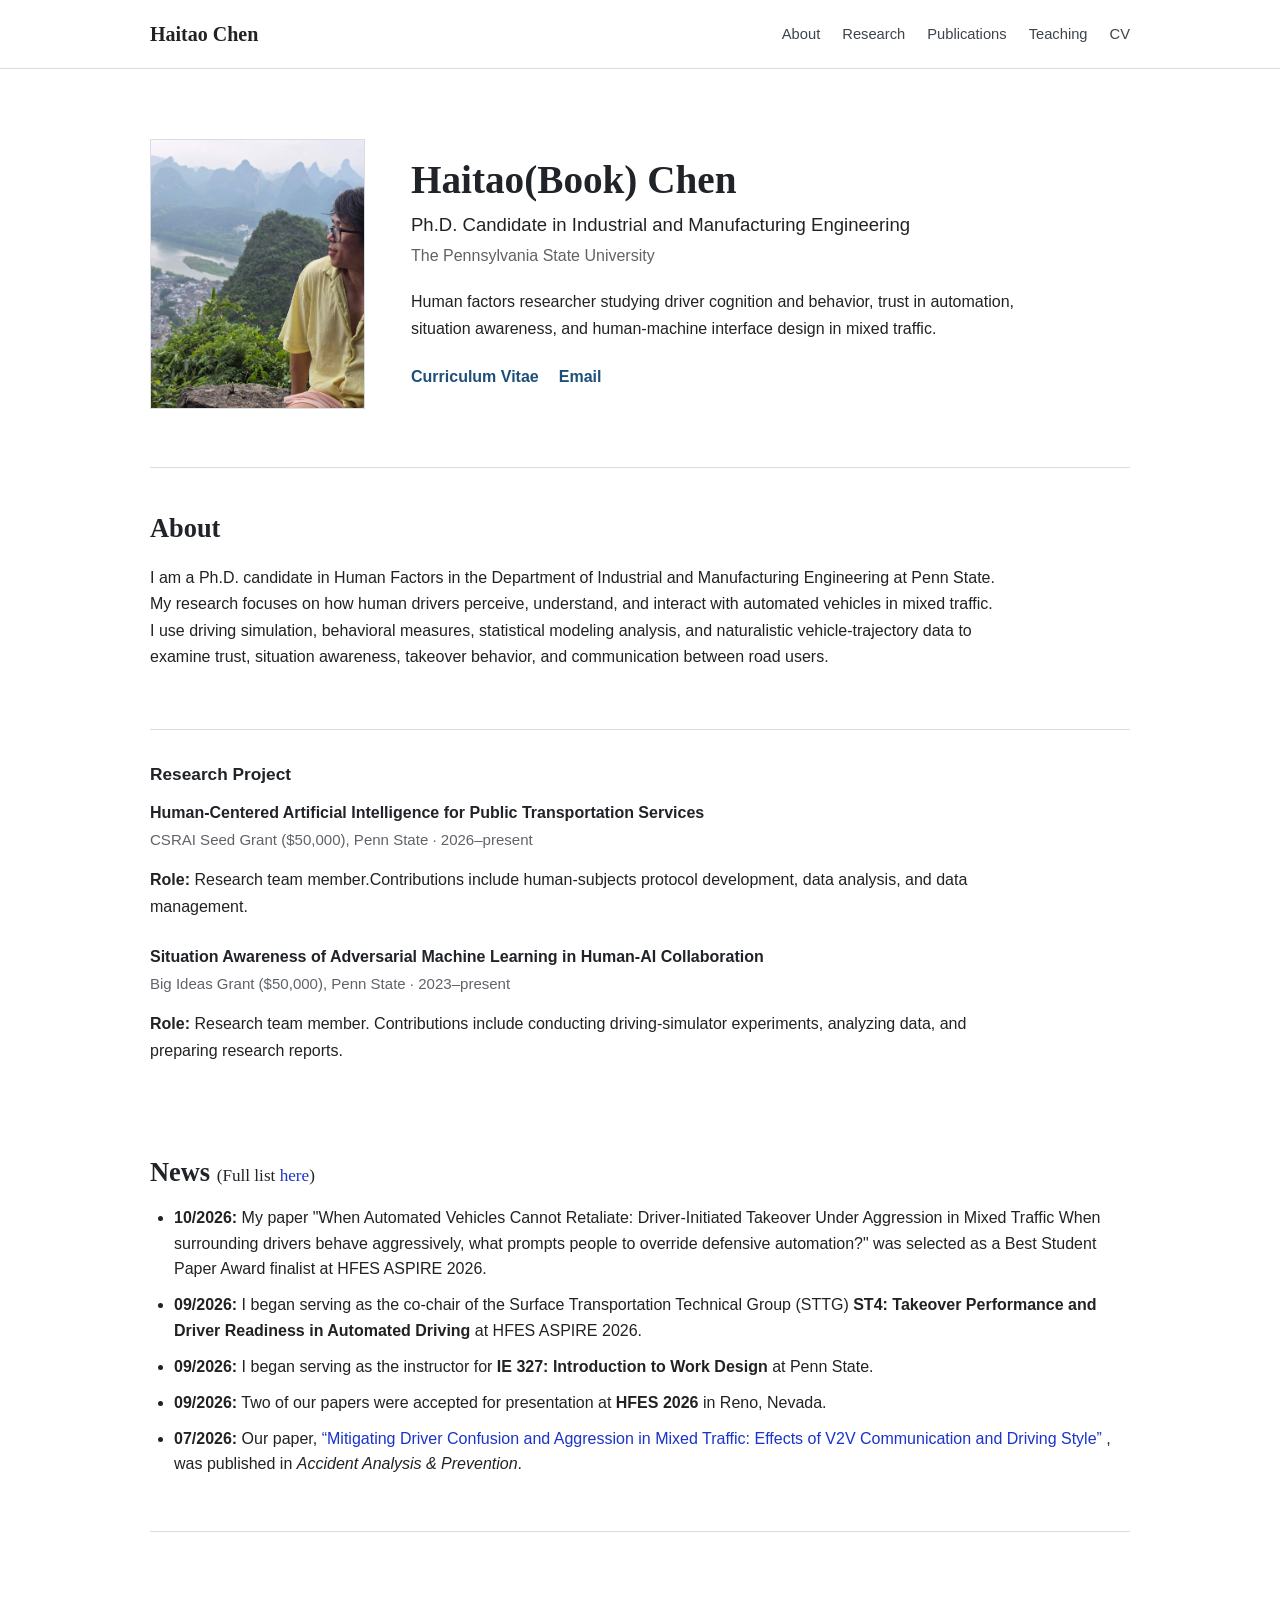
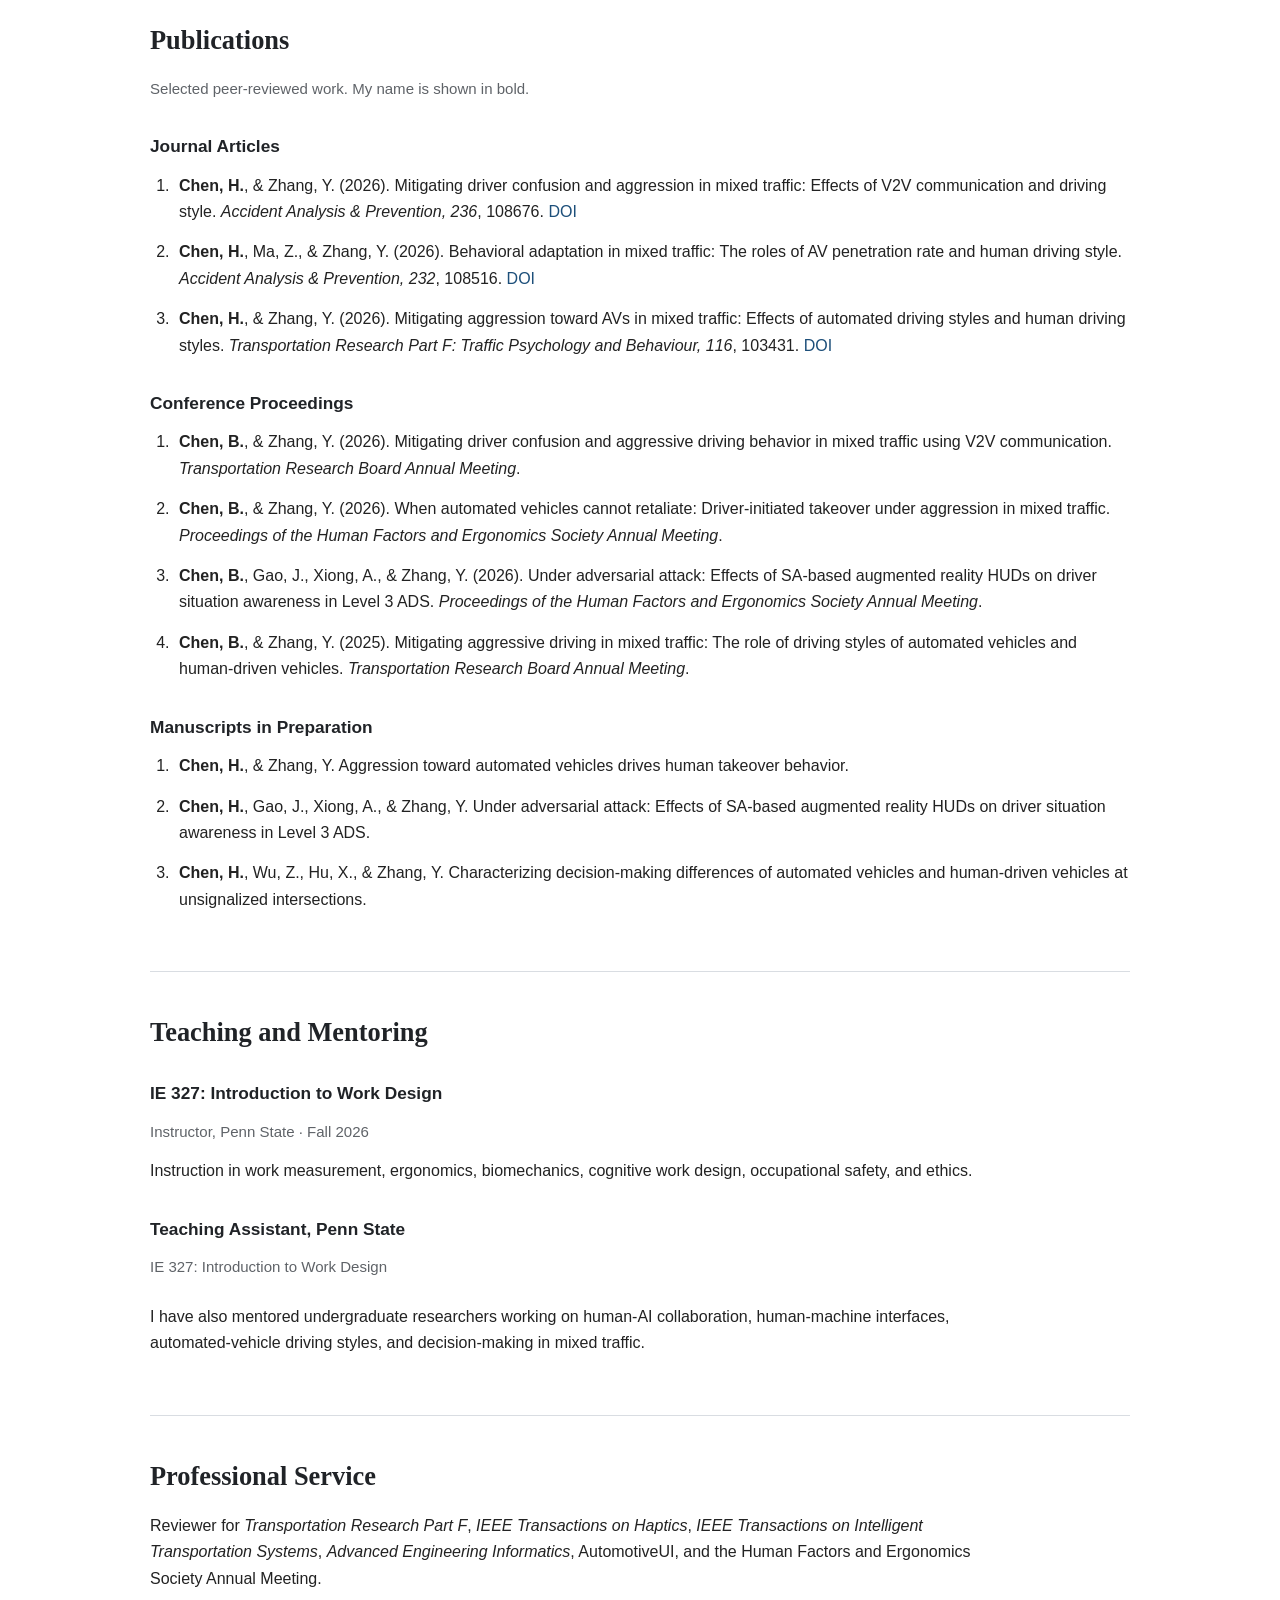
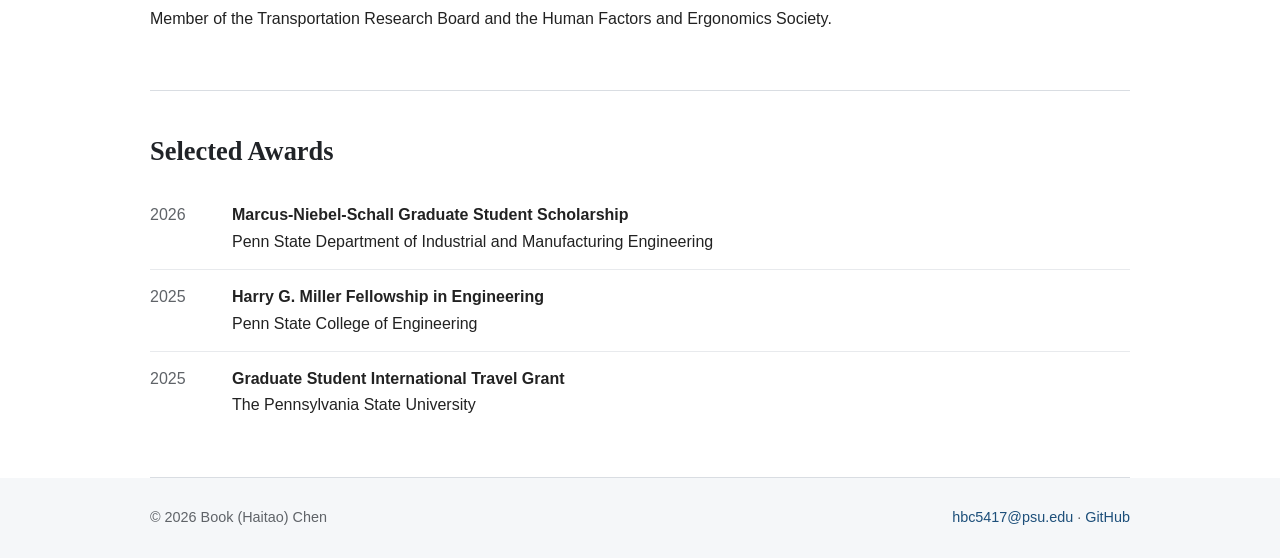
<file: index.html>
<!doctype html>
<html lang="en">
<head>
  <meta charset="utf-8">
  <meta name="viewport" content="width=device-width, initial-scale=1">
  <meta name="description" content="Haitao (Book) Chen is a Ph.D. candidate in Industrial and Manufacturing Engineering at Penn State, specializing in human factors and human-automation interaction.">
  <title>Haitao(Book) Chen | Penn State</title>
  <link rel="stylesheet" href="styles.css">
</head>
<body>
  <header class="site-header">
    <div class="container header-inner">
      <a class="site-name" href="#home">Haitao Chen</a>
      <nav aria-label="Primary navigation">
        <a href="#about">About</a>
        <a href="portfolio.html">Research</a>
        <a href="#publications">Publications</a>
        <a href="#teaching">Teaching</a>
        <a href="assets/Haitao_Book_Chen_CV.pdf">CV</a>
      </nav>
    </div>
  </header>

  <main class="container" id="home">
    <section class="profile" aria-labelledby="profile-name">
      <img class="headshot" src="assets/book-chen-headshot.jpg" alt="Professional headshot of Book Chen">
      <div class="profile-copy">
        <h1 id="profile-name">Haitao(Book) Chen</h1>
        <p class="position">Ph.D. Candidate in Industrial and Manufacturing Engineering</p>
        <p class="institution">The Pennsylvania State University</p>
        <p class="summary">Human factors researcher studying driver cognition and behavior, trust in automation, situation awareness, and human-machine interface design in mixed traffic.</p>
        <div class="profile-links">
  <a href="assets/Haitao_Book_Chen_CV.pdf">Curriculum Vitae</a>
  <a href="mailto:hbc5417@psu.edu">Email</a>
</div>
      </div>
    </section>

    <section id="about">
      <h2>About</h2>
      <p>I am a Ph.D. candidate in Human Factors in the Department of Industrial and Manufacturing Engineering at Penn State. My research focuses on how human drivers perceive, understand, and interact with automated vehicles in mixed traffic. I use driving simulation, behavioral measures, statistical modeling analysis, and naturalistic vehicle-trajectory data to examine trust, situation awareness, takeover behavior, and communication between road users.</p>
    </section>

    
      <h3>Research Project</h3>
      <div class="item">
        <h4>Human-Centered Artificial Intelligence for Public Transportation Services</h4>
        <p class="meta">CSRAI Seed Grant ($50,000), Penn State · 2026–present</p>
        <p><strong>Role:</strong> Research team member.Contributions include human-subjects protocol development, data analysis, and data management.</p>
      </div>
      <div class="item">
        <h4>Situation Awareness of Adversarial Machine Learning in Human-AI Collaboration</h4>
        <p class="meta"> Big Ideas Grant ($50,000), Penn State · 2023–present</p>
        <p><strong>Role:</strong> Research team member. Contributions include conducting driving-simulator experiments, analyzing data, and preparing research reports.</p>
      </div>
      
</section>
<section id="news" class="news-section">
  <h2>
    News
    <span class="news-link">
      (Full list <a href="news.html">here</a>)
    </span>
  </h2>

  <ul class="news-list">
    <li>
        <span class="news-date">10/2026:</span>
        My paper "When Automated Vehicles Cannot Retaliate: Driver-Initiated Takeover Under Aggression in Mixed Traffic
When surrounding drivers behave aggressively, what prompts people to override defensive automation?"  was selected as a Best Student Paper Award finalist at HFES ASPIRE 2026.
      </li>   
    <li>
        <span class="news-date">09/2026:</span>
        I began serving as the co-chair of the Surface Transportation Technical Group (STTG)
        <strong>ST4: Takeover Performance and Driver Readiness in Automated Driving</strong> at HFES ASPIRE 2026.
      </li>
    
    <li>
        <span class="news-date">09/2026:</span>
        I began serving as the instructor for
        <strong>IE 327: Introduction to Work Design</strong> at Penn State.
      </li>

      <li>
        <span class="news-date">09/2026:</span>
        Two of our papers were accepted for presentation at
        <strong>HFES 2026</strong> in Reno, Nevada.
      </li>

      <li>
        <span class="news-date">07/2026:</span>
        Our paper,
        <a
          href="https://doi.org/10.1016/j.aap.2026.108676"
          target="_blank"
          rel="noopener noreferrer"
        >
          “Mitigating Driver Confusion and Aggression in Mixed Traffic:
          Effects of V2V Communication and Driving Style”
        </a>,
        was published in <em>Accident Analysis &amp; Prevention</em>.
      </li>

  </ul>
</section>
    <section id="publications">
      <h2>Publications</h2>
      <p class="section-note">Selected peer-reviewed work. My name is shown in bold.</p>

      <h3>Journal Articles</h3>
      <ol class="publication-list">
        <li><strong>Chen, H.</strong>, &amp; Zhang, Y. (2026). Mitigating driver confusion and aggression in mixed traffic: Effects of V2V communication and driving style. <em>Accident Analysis &amp; Prevention, 236</em>, 108676. <a href="https://doi.org/10.1016/j.aap.2026.108676">DOI</a></li>
        <li><strong>Chen, H.</strong>, Ma, Z., &amp; Zhang, Y. (2026). Behavioral adaptation in mixed traffic: The roles of AV penetration rate and human driving style. <em>Accident Analysis &amp; Prevention, 232</em>, 108516. <a href="https://doi.org/10.1016/j.aap.2026.108516">DOI</a></li>
        <li><strong>Chen, H.</strong>, &amp; Zhang, Y. (2026). Mitigating aggression toward AVs in mixed traffic: Effects of automated driving styles and human driving styles. <em>Transportation Research Part F: Traffic Psychology and Behaviour, 116</em>, 103431. <a href="https://doi.org/10.1016/j.trf.2025.103431">DOI</a></li>
      </ol>

      <h3>Conference Proceedings</h3>
      <ol class="publication-list">
        <li><strong>Chen, B.</strong>, &amp; Zhang, Y. (2026). Mitigating driver confusion and aggressive driving behavior in mixed traffic using V2V communication. <em>Transportation Research Board Annual Meeting</em>.</li>
        <li><strong>Chen, B.</strong>, &amp; Zhang, Y. (2026). When automated vehicles cannot retaliate: Driver-initiated takeover under aggression in mixed traffic. <em>Proceedings of the Human Factors and Ergonomics Society Annual Meeting</em>.</li>
        <li><strong>Chen, B.</strong>, Gao, J., Xiong, A., &amp; Zhang, Y. (2026). Under adversarial attack: Effects of SA-based augmented reality HUDs on driver situation awareness in Level 3 ADS. <em>Proceedings of the Human Factors and Ergonomics Society Annual Meeting</em>.</li>
        <li><strong>Chen, B.</strong>, &amp; Zhang, Y. (2025). Mitigating aggressive driving in mixed traffic: The role of driving styles of automated vehicles and human-driven vehicles. <em>Transportation Research Board Annual Meeting</em>.</li>
      </ol>

      <h3>Manuscripts in Preparation</h3>
      <ol class="publication-list">
        <li><strong>Chen, H.</strong>, &amp; Zhang, Y. Aggression toward automated vehicles drives human takeover behavior.</li>
        <li><strong>Chen, H.</strong>, Gao, J., Xiong, A., &amp; Zhang, Y. Under adversarial attack: Effects of SA-based augmented reality HUDs on driver situation awareness in Level 3 ADS.</li>
        <li><strong>Chen, H.</strong>, Wu, Z., Hu, X., &amp; Zhang, Y. Characterizing decision-making differences of automated vehicles and human-driven vehicles at unsignalized intersections.</li>
      </ol>
    </section>

    <section id="teaching">
      <h2>Teaching and Mentoring</h2>
      <div class="item">
        <h3>IE 327: Introduction to Work Design</h3>
        <p class="meta">Instructor, Penn State · Fall 2026</p>
        <p>Instruction in work measurement, ergonomics, biomechanics, cognitive work design, occupational safety, and ethics.</p>
      </div>
      <div class="item">
        <h3>Teaching Assistant, Penn State</h3>
        <p class="meta">IE 327: Introduction to Work Design</p>
      </div>
      <p>I have also mentored undergraduate researchers working on human-AI collaboration, human-machine interfaces, automated-vehicle driving styles, and decision-making in mixed traffic.</p>
    </section>

    <section id="service">
      <h2>Professional Service</h2>
      <p>Reviewer for <em>Transportation Research Part F</em>, <em>IEEE Transactions on Haptics</em>, <em>IEEE Transactions on Intelligent Transportation Systems</em>, <em>Advanced Engineering Informatics</em>, AutomotiveUI, and the Human Factors and Ergonomics Society Annual Meeting.</p>
      <p>Member of the Transportation Research Board and the Human Factors and Ergonomics Society.</p>
    </section>

    <section id="awards">
      <h2>Selected Awards</h2>
      <ul class="award-list">
        <li><span>2026</span><div><strong>Marcus-Niebel-Schall Graduate Student Scholarship</strong><br>Penn State Department of Industrial and Manufacturing Engineering</div></li>
        <li><span>2025</span><div><strong>Harry G. Miller Fellowship in Engineering</strong><br>Penn State College of Engineering</div></li>
        <li><span>2025</span><div><strong>Graduate Student International Travel Grant</strong><br>The Pennsylvania State University</div></li>
      </ul>
    </section>
  </main>

  <footer>
    <div class="container footer-inner">
      <span>© 2026 Book (Haitao) Chen</span>
      <span><a href="mailto:hbc5417@psu.edu">hbc5417@psu.edu</a> · <a href="https://github.com/HaitaoChen-star">GitHub</a></span>
    </div>
  </footer>
</body>
</html>
</file>
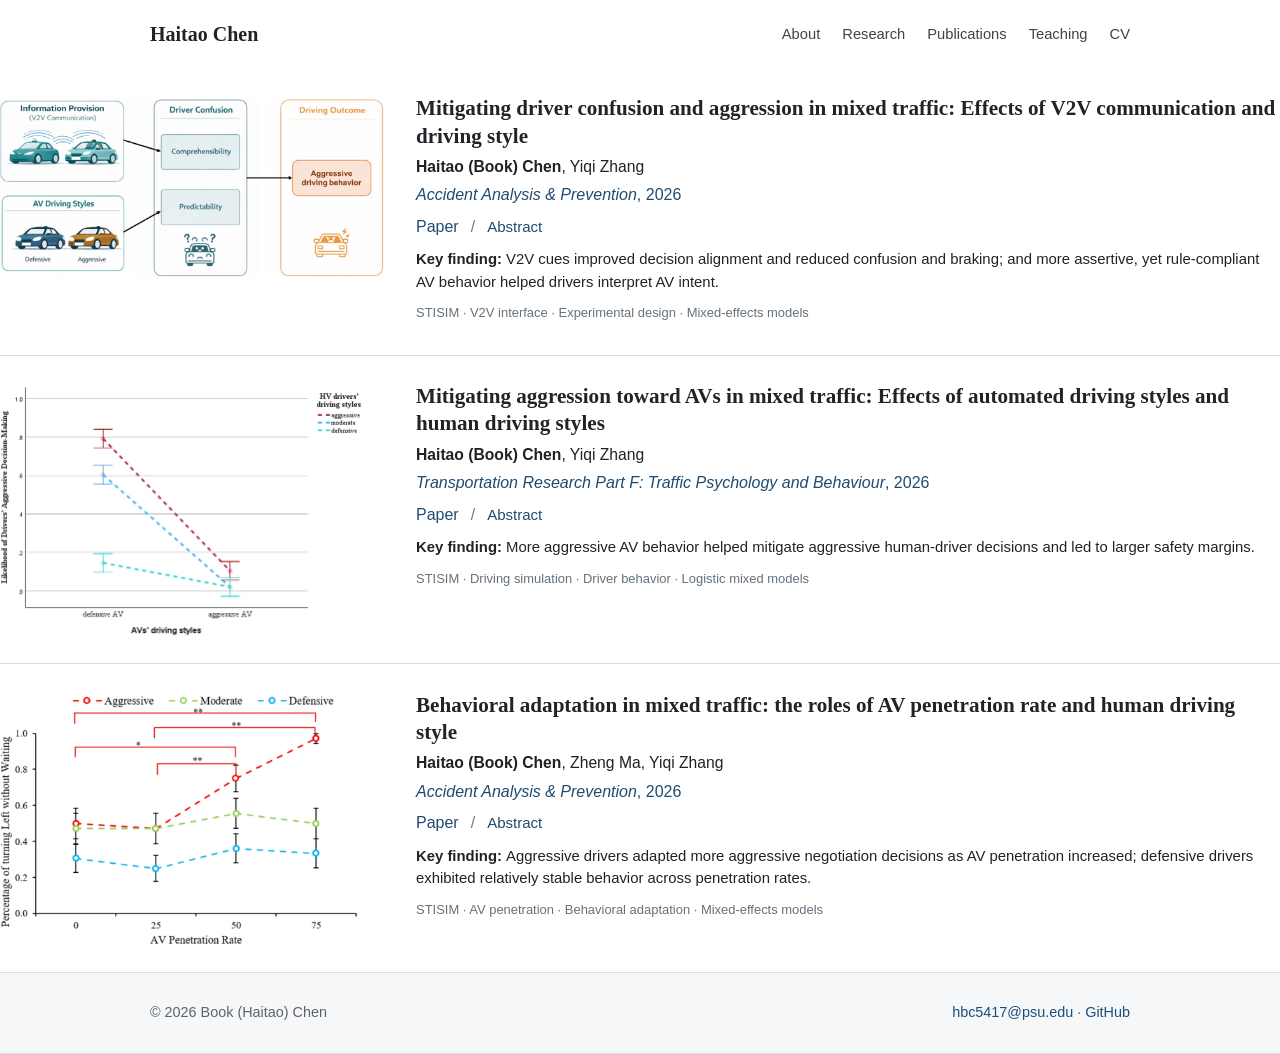
<file: portfolio.html>
<!DOCTYPE html>

<html lang="en">
<head>
<meta charset="utf-8"/>
<meta content="width=device-width, initial-scale=1" name="viewport"/>
<meta content="Selected human factors and automated driving research projects by Haitao (Book) Chen." name="description"/>
<title>Research Interest | Haitao (Book) Chen</title>
<link href="styles.css" rel="stylesheet"/>
<style>
/* Portfolio-specific layout, extending the homepage's styles.css. */
.portfolio-intro{padding:3rem 0 1.2rem;border-bottom:1px solid #d9dee2}
.portfolio-intro h1{font-size:2.1rem;margin:0 0 .35rem}
.portfolio-intro p{margin:.35rem 0;color:#57616b}
.research-list{padding-bottom:3rem}
.research-entry{display:grid;grid-template-columns:minmax(215px,30%) minmax(0,1fr);gap:2rem;border-bottom:1px solid #d9dee2;padding:1.7rem 0;align-items:start;scroll-margin-top:70px}
.research-image{padding-top:.2rem}
.research-image img{display:block;width:100%;height:auto;max-height:250px;object-fit:contain;object-position:left top}
.research-copy{min-width:0}
.research-copy h2{font-family:Georgia,'Times New Roman',serif;font-size:1.32rem;line-height:1.3;margin:0 0 .28rem}
.research-copy p{margin:.3rem 0;line-height:1.5}
.research-copy .authors{font-size:.98rem}
.research-copy .venue,.research-links a{color:#204b70}
.research-copy .research-links{margin:.45rem 0 .65rem}
.research-links .slash{color:#777;margin:0 .35rem}
.research-copy .research-description{font-size:.94rem}
.research-copy .finding{font-size:.93rem;margin-top:.5rem}
.research-copy .methods{font-size:.81rem;color:#65717b;margin-top:.65rem}
.research-copy details{font-size:.86rem;margin-top:.55rem}
.research-copy summary{cursor:pointer;color:#204b70;width:fit-content}
.research-copy details p{color:#4c5862}
.image-pending{width:100%;aspect-ratio:4/3;border:1px solid #d9dee2;background:#f8f8f8;display:flex;justify-content:center;align-items:center;flex-direction:column;gap:.45rem;color:#66717a}
.image-pending small{font-size:.7rem}
@media(max-width:780px){.research-entry{grid-template-columns:1fr;gap:.85rem;padding:1.4rem 0}.research-image img,.image-pending{max-height:260px}.research-image img{object-position:center}.portfolio-intro{padding:1.7rem 0 .9rem}}

  
/* Publication-style abstract row: compact link/heading, with collapsible abstract text. */
.research-copy .research-links{display:flex;align-items:baseline;gap:.4rem;flex-wrap:wrap;margin:.42rem 0 0;}
.research-copy .abstract-details{display:contents;}
.research-copy .abstract-details summary{cursor:pointer;color:#204b70;list-style:none;font-size:.94rem;}
.research-copy .abstract-details summary::-webkit-details-marker{display:none;}
.research-copy .abstract-details[open] .abstract-text{flex-basis:100%;width:100%;font-size:.93rem;line-height:1.6;color:inherit;margin:.65rem 0 .1rem;}
.research-copy .abstract-details:not([open]) .abstract-text{display:none;}
</style>
</head>
<body>
<header class="site-header">
<div class="container header-inner">
<a class="site-name" href="index.html#home">Haitao Chen</a>
<nav aria-label="Primary navigation">
<a href="index.html#about">About</a>
<a aria-current="page" href="portfolio.html">Research</a>
<a href="index.html#publications">Publications</a>
<a href="index.html#teaching">Teaching</a>
<a href="assets/Haitao_Book_Chen_CV.pdf">CV</a>
</nav>
</div>
</article>
<article class="research-entry" id="v2v">
<div class="research-image"><img alt="Two pathways for reducing driver confusion through V2V communication and AV driving style" loading="lazy" src="assets/v2v-concept.webp"/></div>
<div class="research-copy">
<h2>Mitigating driver confusion and aggression in mixed traffic: Effects of V2V communication and driving style</h2>
<p class="authors"><strong>Haitao (Book) Chen</strong>, Yiqi Zhang</p>
<p class="venue"><em>Accident Analysis &amp; Prevention</em>, 2026</p><div class="research-links"><a href="https://doi.org/10.1016/j.aap.2026.108676" rel="noopener noreferrer" target="_blank">Paper</a><span class="slash">/</span><details class="abstract-details"><summary>Abstract</summary><p class="abstract-text">Drivers in human-driven vehicles (HDVs) can get confused when encountering automated vehicles (AVs) driving so defensively that their behavior differs from what human drivers actually expect. The confusion may potentially provoke aggression toward AVs and jeopardize traffic safety. This study investigated whether a vehicle-to-vehicle (V2V) communication system can help mitigate HDV drivers’ confusion and aggressive driving behavior toward AVs in HDV-AV interaction, considering the driving styles of both HDV drivers and AVs. Forty-eight participants, classified by driving style (defensive, moderate, or aggressive), completed a driving simulator experiment in two blocks (V2V-off vs. V2V-on). In each block, they interacted with aggressive AVs and defensive AVs, respectively. Behavioral indicators of confusion and aggressive driving behavior were recorded from the driving simulator, and subjective confusion was measured via questionnaires. The results showed that compared to the V2V-off condition, interaction under the V2V-on condition significantly reduced HDV drivers’ confusion and mitigated aggressive driving behavior during the interaction. Aggressive AVs that asserted their right-of-way elicited less confusion among HDV drivers than defensive AVs that were more inclined to yield to other vehicles. These findings suggest that V2V communication and aggressive yet rule-compliant AV driving styles help reduce driver confusion and aggressive driving behavior, thereby improving HDV drivers’ experiences and reducing conflict risk during HDV-AV negotiations.</p></details></div><p class="finding"><strong>Key finding: </strong>V2V cues improved decision alignment and reduced confusion and braking; and more assertive, yet rule-compliant AV behavior helped drivers interpret AV intent.</p><p class="methods">STISIM · V2V interface · Experimental design · Mixed-effects models</p>
</div>
</article>
<article class="research-entry" id="driving-style">
<div class="research-image"><img alt="Decision-making chart comparing responses to defensive and assertive AV driving styles" loading="lazy" src="assets/driving-style.webp"/></div>
<div class="research-copy">
<h2>Mitigating aggression toward AVs in mixed traffic: Effects of automated driving styles and human driving styles</h2>
<p class="authors"><strong>Haitao (Book) Chen</strong>, Yiqi Zhang</p>
<p class="venue"><em>Transportation Research Part F: Traffic Psychology and Behaviour</em>, 2026</p><div class="research-links"><a href="https://doi.org/10.1016/j.trf.2025.103431" rel="noopener noreferrer" target="_blank">Paper</a><span class="slash">/</span><details class="abstract-details"><summary>Abstract</summary><p class="abstract-text">As automated vehicles (AVs) technology advances, the deployment of AVs creates a mixed traffic environment in which human-driven vehicles (HVs) and AVs interact and coexist on the roads. This study investigated the effects of AVs’ automated driving styles on HV drivers’ decision-making, driving performance, and subjective evaluation while considering the manual driving styles of HV drivers. Thirty-six drivers participated in a driving simulator experiment, interacting with aggressive and defensive AVs in two separate blocks and experiencing four driving scenarios in each block. The results indicated that drivers with more aggressive driving styles tend to make less aggressive decisions when interacting with aggressive AVs compared to defensive AVs. In contrast, the decision-making of drivers with more defensive driving styles was not significantly influenced by AVs’ driving styles with which they interacted in mixed traffic. Regarding driving performance, all drivers demonstrated less aggressive behaviors when interacting with aggressive AVs than with defensive AVs, as reflected in longer time-to-collision (TTC). Additionally, human drivers reported lower trust and perceived higher risk when interacting with defensive AVs compared to aggressive AVs, with this effect varying based on their driving styles. These insights are crucial in informing the development of AV algorithms and establishing robust traffic regulations to enhance safe interactions between human drivers and AVs in mixed-traffic environments.</p></details></div><p class="finding"><strong>Key finding: </strong> More aggressive AV behavior helped mitigate aggressive human-driver decisions and led to larger safety margins.</p><p class="methods">STISIM · Driving simulation · Driver behavior · Logistic mixed models</p>
</div>
</article>
<article class="research-entry" id="penetration">
<div class="research-image"><img alt="Graph of human driver decisions at different AV penetration rates" loading="lazy" src="assets/penetration-results.webp"/></div>
<div class="research-copy">
<h2>Behavioral adaptation in mixed traffic: the roles of AV penetration rate and human driving style</h2>
<p class="authors"><strong>Haitao (Book) Chen</strong>, Zheng Ma, Yiqi Zhang</p>
<p class="venue"><em>Accident Analysis &amp; Prevention</em>, 2026</p><div class="research-links"><a href="https://doi.org/10.1016/j.aap.2026.108516" rel="noopener noreferrer" target="_blank">Paper</a><span class="slash">/</span><details class="abstract-details"><summary>Abstract</summary><p class="abstract-text">Automated vehicles (AVs) are designed to improve traffic safety, mobility, and driver comfort; however, their benefits depend on the widespread adoption of AVs. As full market penetration remains unlikely in the near term, AVs will continue to operate alongside human-driven vehicles (HDVs), making it essential to understand their interactions and the implications for traffic safety. This study investigated how different AV penetration rates (0%, 25%, 50%, 75%) influence HDV drivers’ behavioral adaptation at the tactical level and subjective evaluations, while considering drivers’ individual driving styles (aggressive, moderate, and defensive). Thirty-six drivers participated in a driving simulator experiment involving two driving scenarios (left-turn and lane-change scenarios) under varying AV penetration rates. Drivers’ adaptive decision-making in response to AVs’ defensive driving, as the AV penetration rate changed, was measured by the frequency of left turns executed without yielding and the distance maintained from surrounding vehicles during lane changes. Subjective evaluations were assessed through perceived safety and anxiety ratings collected after each trial. Results indicated that the influence of AV penetration rate was moderated by driving style. In the lane-change scenario, increased AV penetration rate resulted in more adaptive decision-making among aggressive and moderate drivers, whereas in the left-turn scenario, this effect emerged only for aggressive drivers. In contrast, AV penetration had no significant effect on defensive drivers’ behavior in either scenario. These findings suggest that higher AV penetration may compromise safety in mixed traffic by provoking more aggressive decision-making and aggressive behavior among certain driver types, highlighting the need to account for driver adaptation patterns in AV deployment strategies.</p></details></div><p class="finding"><strong>Key finding: </strong>Aggressive drivers adapted more aggressive negotiation decisions as AV penetration increased; defensive drivers exhibited relatively stable behavior across penetration rates.</p><p class="methods">STISIM · AV penetration · Behavioral adaptation · Mixed-effects models</p>
</div>
</article>
</section>
</main>
<footer>
<div class="container footer-inner">
<span>© 2026 Book (Haitao) Chen</span>
<span><a href="mailto:hbc5417@psu.edu">hbc5417@psu.edu</a> · <a href="https://github.com/HaitaoChen-star">GitHub</a></span>
</div>
</footer>
</body>
</html>
</file>
<file: styles.css>
:root {
  --text: #222;
  --muted: #5f6368;
  --link: #1d4f7a;
  --rule: #d9dde2;
  --soft: #f5f7f9;
  --width: 980px;
}

* { box-sizing: border-box; }
html { scroll-behavior: smooth; }
body {
  margin: 0;
  color: var(--text);
  background: #fff;
  font-family: Arial, Helvetica, sans-serif;
  font-size: 16px;
  line-height: 1.65;
}
a { color: var(--link); text-decoration: none; }
a:hover, a:focus { text-decoration: underline; }
.container { width: min(var(--width), calc(100% - 40px)); margin: 0 auto; }

.site-header {
  border-bottom: 1px solid var(--rule);
  background: rgba(255,255,255,.96);
}
.header-inner {
  display: flex;
  min-height: 68px;
  align-items: center;
  justify-content: space-between;
  gap: 24px;
}
.site-name { color: var(--text); font-family: Georgia, "Times New Roman", serif; font-size: 1.25rem; font-weight: 700; }
nav { display: flex; flex-wrap: wrap; gap: 22px; font-size: .92rem; }
nav a { color: #3e444a; }

.profile {
  display: grid;
  grid-template-columns: 215px 1fr;
  gap: 46px;
  align-items: center;
  padding: 70px 0 58px;
  border-bottom: 1px solid var(--rule);
}
.headshot {
  display: block;
  width: 215px;
  height: 270px;
  object-fit: cover;
  object-position: center 20%;
  border: 1px solid var(--rule);
}
h1, h2, h3, h4 { color: #202327; }
h1 {
  margin: 0 0 8px;
  font-family: Georgia, "Times New Roman", serif;
  font-size: 2.45rem;
  line-height: 1.15;
  font-weight: 700;
}
.position { margin: 0; font-size: 1.16rem; }
.institution { margin: 2px 0 20px; color: var(--muted); }
.summary { max-width: 640px; margin: 0; }
.profile-links { display: flex; gap: 20px; margin-top: 22px; font-weight: 700; }

section:not(.profile) {
  padding: 44px 0;
  border-bottom: 1px solid var(--rule);
  scroll-margin-top: 24px;
}
h2 {
  margin: 0 0 20px;
  font-family: Georgia, "Times New Roman", serif;
  font-size: 1.65rem;
  line-height: 1.25;
}
h3 { margin: 30px 0 12px; font-size: 1.08rem; }
h4 { margin: 0 0 2px; font-size: 1rem; }
p { max-width: 850px; margin: 0 0 14px; }
.section-note, .meta { color: var(--muted); font-size: .94rem; }
.simple-list { margin: 0; padding-left: 22px; }
.columns { columns: 2; column-gap: 44px; }
.columns li { break-inside: avoid; margin-bottom: 5px; }
.item { margin: 0 0 24px; }
.item p:last-child { margin-bottom: 0; }

.publication-list { margin: 0; padding-left: 24px; }
.publication-list li { margin: 0 0 14px; padding-left: 5px; }
.award-list { margin: 0; padding: 0; list-style: none; }
.award-list li {
  display: grid;
  grid-template-columns: 62px 1fr;
  gap: 20px;
  padding: 14px 0;
  border-top: 1px solid #e8eaed;
}
.award-list li:first-child { border-top: 0; }
.award-list span { color: var(--muted); }

footer { padding: 28px 0; background: var(--soft); }
.footer-inner { display: flex; justify-content: space-between; gap: 24px; color: var(--muted); font-size: .9rem; }

@media (max-width: 720px) {
  .header-inner { align-items: flex-start; flex-direction: column; padding: 16px 0; }
  nav { gap: 12px 18px; }
  .profile { grid-template-columns: 1fr; gap: 26px; padding: 45px 0; }
  .headshot { width: 180px; height: 225px; }
  h1 { font-size: 2rem; }
  .columns { columns: 1; }
  .footer-inner { flex-direction: column; gap: 6px; }
}

@media print {
  .site-header, footer { display: none; }
  .container { width: 100%; }
  .profile { padding-top: 0; }
  section:not(.profile) { break-inside: avoid; }
}
.news-section {
  margin-top: 3rem;
  margin-bottom: 3rem;
}

.news-section h2 {
  margin-bottom: 1rem;
}

.news-link {
  font-size: 0.65em;
  font-weight: normal;
}

.news-list {
  margin: 0;
  padding-left: 1.5rem;
}

.news-list li {
  margin-bottom: 0.65rem;
  line-height: 1.6;
}

.news-date {
  font-weight: 600;
  white-space: nowrap;
}

.news-section a {
  color: #1a33cc;
  text-decoration: none;
}

.news-section a:hover {
  text-decoration: underline;
}
</file>
